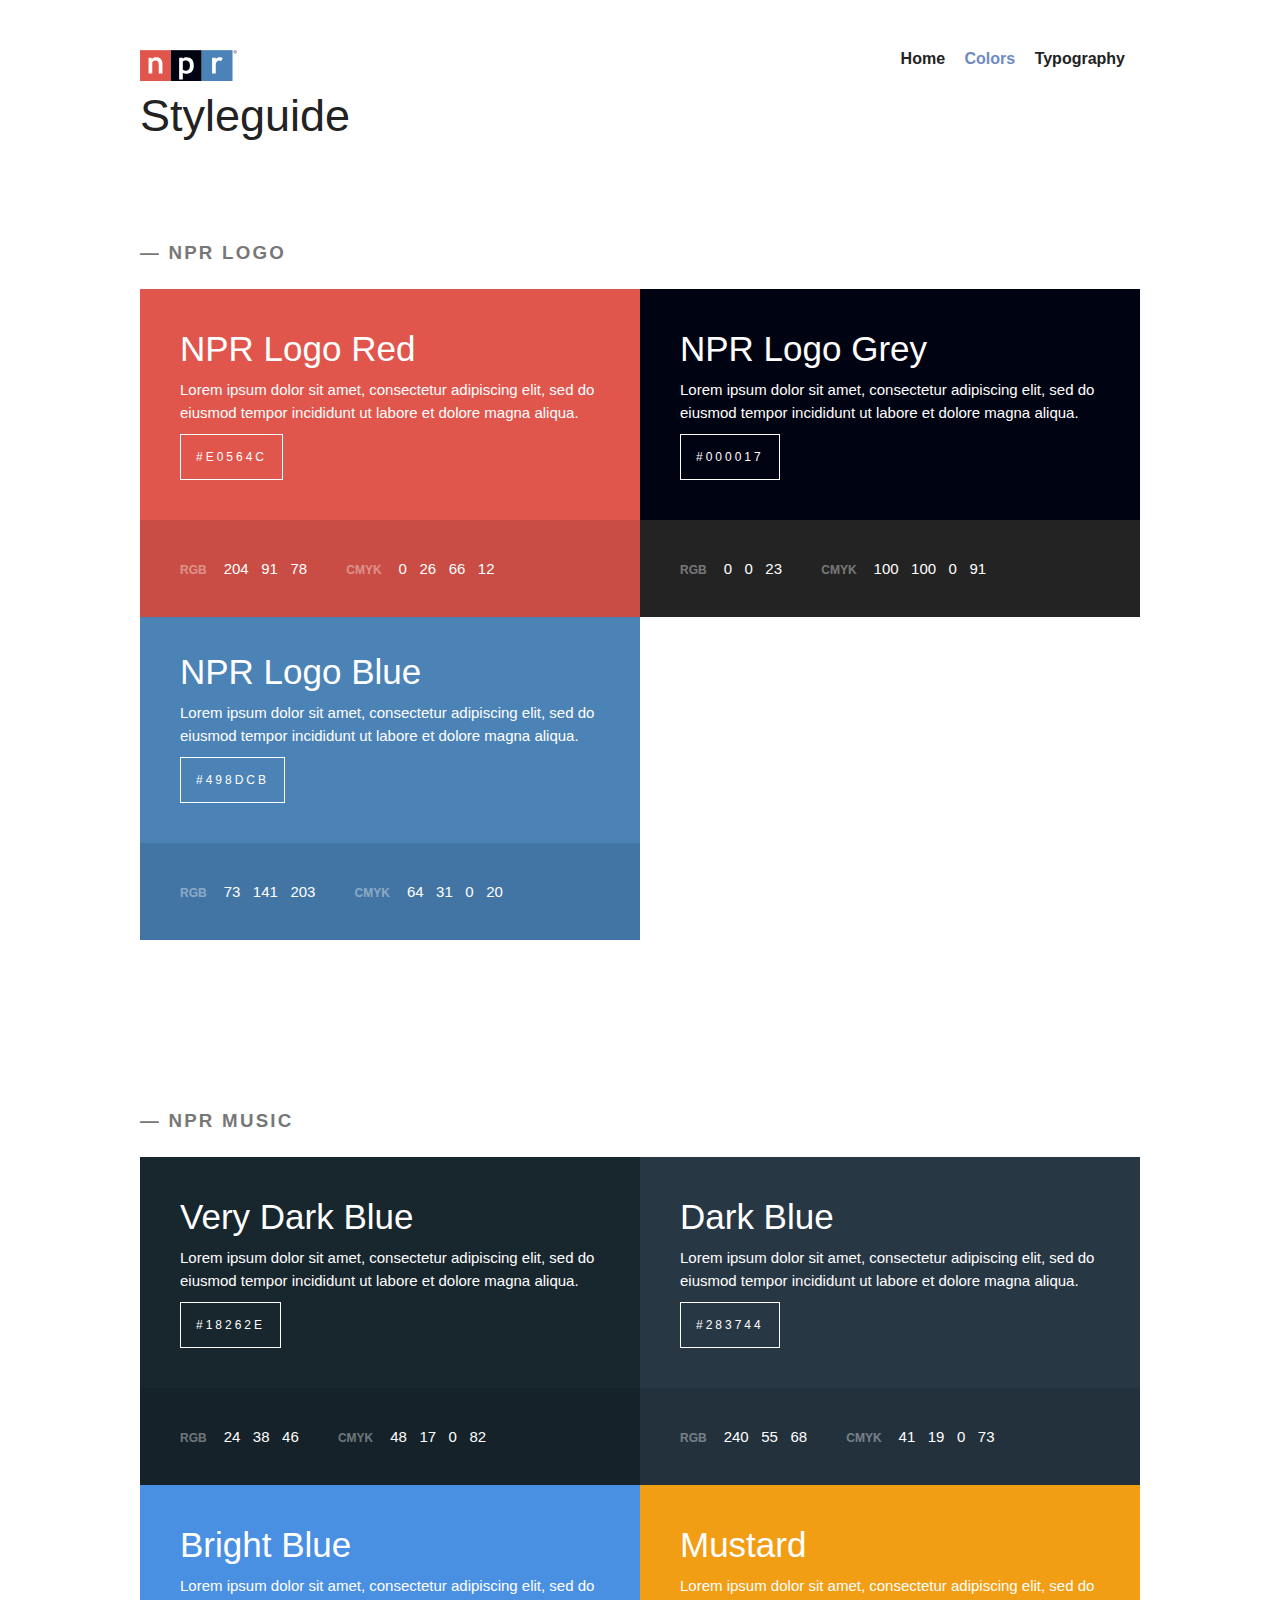
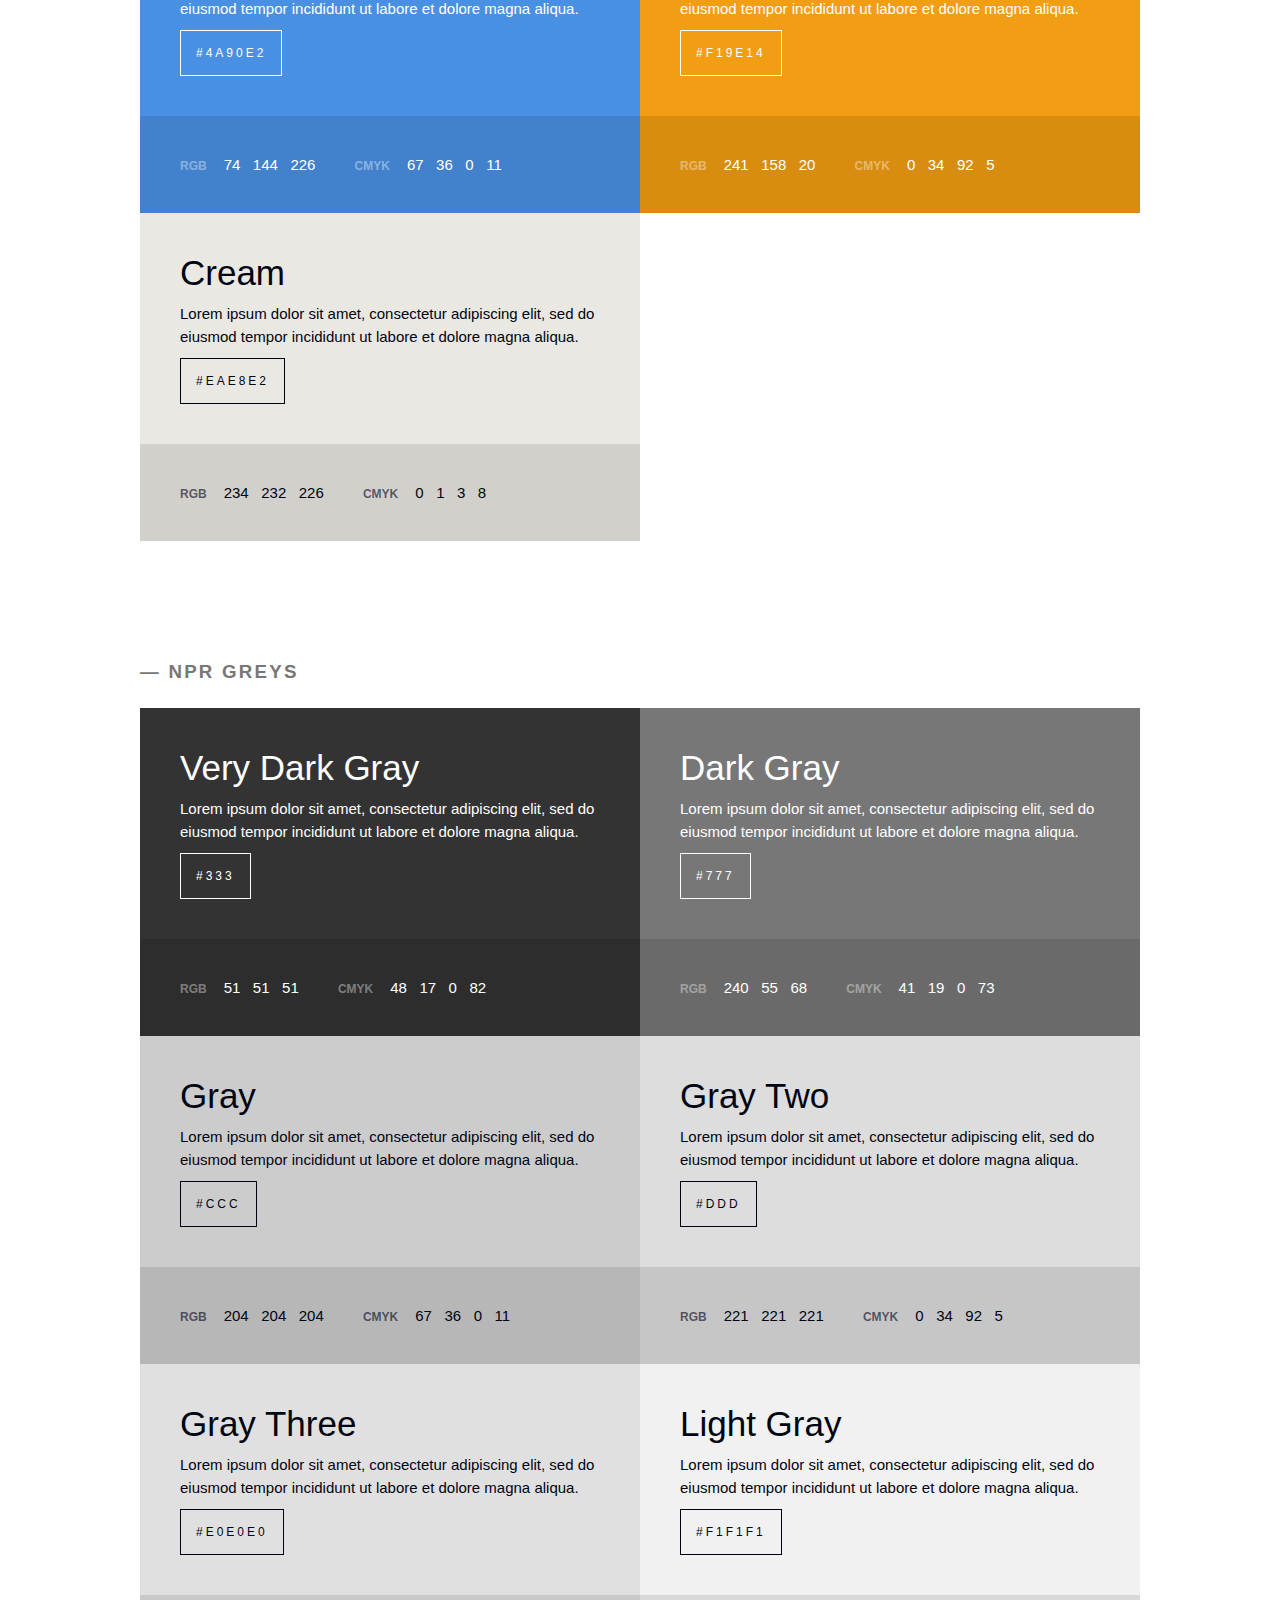
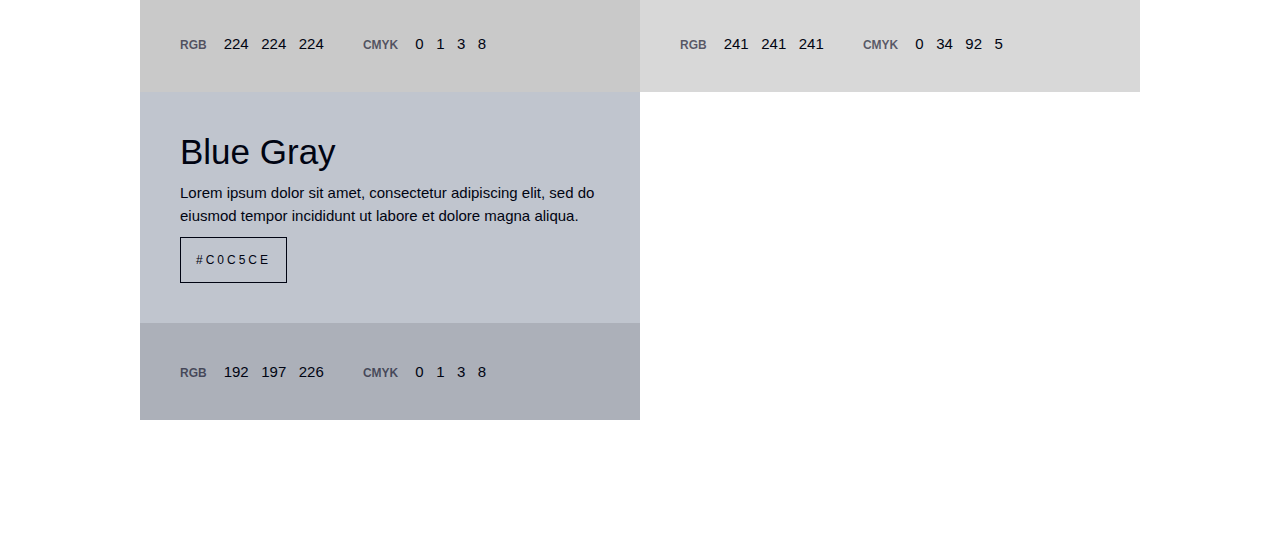
<file: colors.html>
<!DOCTYPE html>

<html lang="en-GB">
<head>
    <meta charset="utf-8">

    <title>NPR Styleguide &mdash; Colors</title>
    <meta content="width=device-width, initial-scale=1.0" name="viewport">
    <meta content="" name="description">
    <meta content="" name="author">
    <meta content="width=device-width, initial-scale=1.0" name="viewport">
    <link href="css/main.css" rel="stylesheet">
    <link href="css/tooltipster.css" rel="stylesheet">
    <link rel="stylesheet" href="http://s.npr.org/templates/css/fonts/GothamSSm.css">
    <link href="img/favicon.ico" rel="shortcut icon">
    <script src="scripts/jquery-1.11.1.js"></script>
    <script src="scripts/jquery.tooltipster.min.js"></script>
    <script src="scripts/ZeroClipboard.js" type="text/javascript"></script>
    
    <script>
    $(document).ready(function() {
            $('.tooltip').tooltipster();
        });

        $.fn.tooltipster('setDefaults', {
    position: 'right'
    });
    </script>

</head>

<body>
    
<div class="content">

    <div class="navigation">
        <ul>
            <a href="index.html"><li>Home</li></a>
            <a class="active" href="colors.html"><li>Colors</li></a>
            <a href="typography.html"><li>Typography</li></a>
        </ul>
        </div>

        <div class="intro">
        
            <a href="index.html"><img src="img/NPR-Logo.svg">

            <h1>Styleguide</h1>

            </a>

        </div>

        </div>

    <div class="colors">
        <h3>&mdash; NPR Logo</h3>

        <!--RED-->

        <div class="npr-red">
            <div class="color-content">
                <h2 class="color-title">NPR Logo Red</h2>

                <p class="color-desc">Lorem ipsum dolor sit amet, consectetur
                adipiscing elit, sed do eiusmod tempor incididunt ut labore et
                dolore magna aliqua.</p>

                <form>
                    <input class="tooltip copy-red" id="d_clip_button" title="Click to Copy" type="button" value="#E0564C">
                </form>
            </div>

            <div class="values">
                <div class="color-content">
                    <div class="color-desc">
                        <span class="value-title">RGB</span><span class="numbers">204&nbsp;&nbsp;&nbsp;91&nbsp;&nbsp;&nbsp;78</span>
                        
                        <span class="value-title">CMYK</span><span class="numbers">0&nbsp;&nbsp;&nbsp;26&nbsp;&nbsp;&nbsp;66&nbsp;&nbsp;&nbsp;12</span>
                    </div>
                </div>
            </div>
        </div>

        <!--GREY-->

        <div class="npr-grey">
            <div class="color-content">
                <h2 class="color-title">NPR Logo Grey</h2>

                <p class="color-desc">Lorem ipsum dolor sit amet, consectetur
                adipiscing elit, sed do eiusmod tempor incididunt ut labore et
                dolore magna aliqua.</p>

                <form>
                    <input class="tooltip copy-red" title="Click to Copy" type=
                    "submit" value="#000017">
                </form>
            </div>

            <div class="values-dark">
                <div class="color-content">
                    <div class="color-desc">
                        <span class="value-title">RGB</span><span class="numbers">0&nbsp;&nbsp;&nbsp;0&nbsp;&nbsp;&nbsp;23</span>

                        <span class="value-title">CMYK</span><span class="numbers">100&nbsp;&nbsp;&nbsp;100&nbsp;&nbsp;&nbsp;0&nbsp;&nbsp;&nbsp;91</span>
                    </div>
                </div>
            </div>
        </div>

        <!--BLUE-->

        <div class="npr-blue">
            <div class="color-content">
                <h2 class="color-title">NPR Logo Blue</h2>

                <p class="color-desc">Lorem ipsum dolor sit amet, consectetur
                adipiscing elit, sed do eiusmod tempor incididunt ut labore et
                dolore magna aliqua.</p>

                <form action="#">
                    <input class="tooltip copy-red" title="Click to Copy" type=
                    "submit" value="#498DCB">
                </form>
            </div>

            <div class="values">
                <div class="color-content">
                    <div class="color-desc">
                        <span class="value-title">RGB</span><span class="numbers">73&nbsp;&nbsp;&nbsp;141&nbsp;&nbsp;&nbsp;203</span>

                        <span class="value-title">CMYK</span><span class="numbers">64&nbsp;&nbsp;&nbsp;31&nbsp;&nbsp;&nbsp;0&nbsp;&nbsp;&nbsp;20</span>
                    </div>
                </div>
            </div>
        </div>
    </div>

    <div class="clear"></div>

    <div class="colors">
        <h3>&mdash; NPR Music</h3>

        <!--VERY DARK BLUE-->

        <div class="npr-music-verydarkblue">
            <div class="color-content">
                <h2 class="color-title">Very Dark Blue</h2>

                <p class="color-desc">Lorem ipsum dolor sit amet, consectetur
                adipiscing elit, sed do eiusmod tempor incididunt ut labore et
                dolore magna aliqua.</p>

                <form>
                    <input class="tooltip copy-red" id="d_clip_button" title="Click to Copy" type="button" value="#18262E">
                </form>
            </div>

            <div class="values">
                <div class="color-content">
                    <div class="color-desc">
                        <span class="value-title">RGB</span><span class="numbers">24&nbsp;&nbsp;&nbsp;38&nbsp;&nbsp;&nbsp;46</span>

                        <span class="value-title">CMYK</span><span class="numbers">48&nbsp;&nbsp;&nbsp;17&nbsp;&nbsp;&nbsp;0&nbsp;&nbsp;&nbsp;82</span>
                    </div>
                </div>
            </div>
        </div>

        <!--DARK BLUE-->

        <div class="npr-music-darkblue">
            <div class="color-content">
                <h2 class="color-title">Dark Blue</h2>

                <p class="color-desc">Lorem ipsum dolor sit amet, consectetur
                adipiscing elit, sed do eiusmod tempor incididunt ut labore et
                dolore magna aliqua.</p>

                <form>
                    <input class="tooltip copy-red" title="Click to Copy" type="submit" value="#283744">
                </form>
            </div>

            <div class="values">
                <div class="color-content">
                    <div class="color-desc">
                        <span class="value-title">RGB</span><span class="numbers">240&nbsp;&nbsp;&nbsp;55&nbsp;&nbsp;&nbsp;68</span>

                        <span class="value-title">CMYK</span><span class="numbers">41&nbsp;&nbsp;&nbsp;19&nbsp;&nbsp;&nbsp;0&nbsp;&nbsp;&nbsp;73</span>
                    </div>
                </div>
            </div>
        </div>

        <!--MUSTARD-->

        <div class="npr-music-mustard">
            <div class="color-content">
                <h2 class="color-title">Mustard</h2>

                <p class="color-desc">Lorem ipsum dolor sit amet, consectetur
                adipiscing elit, sed do eiusmod tempor incididunt ut labore et
                dolore magna aliqua.</p>

                <form>
                    <input class="tooltip copy-red" title="Click to Copy" type="submit" value="#f19e14">
                </form>
            </div>

            <div class="values">
                <div class="color-content">
                    <div class="color-desc">
                        <span class="value-title">RGB</span><span class="numbers">241&nbsp;&nbsp;&nbsp;158&nbsp;&nbsp;&nbsp;20</span>

                        <span class="value-title">CMYK</span><span class="numbers">0&nbsp;&nbsp;&nbsp;34&nbsp;&nbsp;&nbsp;92&nbsp;&nbsp;&nbsp;5</span>
                    </div>
                </div>
            </div>
        </div>

        <!--BRIGHT BLUE-->

        <div class="npr-music-brightblue">
            <div class="color-content">
                <h2 class="color-title">Bright Blue</h2>

                <p class="color-desc">Lorem ipsum dolor sit amet, consectetur
                adipiscing elit, sed do eiusmod tempor incididunt ut labore et
                dolore magna aliqua.</p>

                <form action="#">
                    <input class="tooltip copy-red" title="Click to Copy" type="submit" value="#4A90E2">
                </form>
            </div>

            <div class="values">
                <div class="color-content">
                    <div class="color-desc">
                        <span class="value-title">RGB</span><span class="numbers">74&nbsp;&nbsp;&nbsp;144&nbsp;&nbsp;&nbsp;226</span>

                        <span class="value-title">CMYK</span><span class="numbers">67&nbsp;&nbsp;&nbsp;36&nbsp;&nbsp;&nbsp;0&nbsp;&nbsp;&nbsp;11</span>
                    </div>
                </div>
            </div>
        </div>

         <!--CREAM-->

        <div class="npr-music-cream">
            <div class="color-content">
                <h2 class="color-title light">Cream</h2>

                <p class="color-desc light">Lorem ipsum dolor sit amet, consectetur
                adipiscing elit, sed do eiusmod tempor incididunt ut labore et
                dolore magna aliqua.</p>

                <form action="#">
                    <input class="tooltip copy-button-light" title="Click to Copy" type="submit" value="#eae8e2">
                </form>
            </div>

            <div class="values">
                <div class="color-content">
                    <div class="color-desc light">
                        <span class="value-title-light">RGB</span><span class="numbers">234&nbsp;&nbsp;&nbsp;232&nbsp;&nbsp;&nbsp;226</span>

                        <span class="value-title-light">CMYK</span><span class="numbers">0&nbsp;&nbsp;&nbsp;1&nbsp;&nbsp;&nbsp;3&nbsp;&nbsp;&nbsp;8</span>
                    </div>
                </div>
            </div>
        </div>
    </div>

        <div class="colors">
        <h3>&mdash; NPR Greys</h3>

        <!--VERY DARK GRAY-->

        <div class="npr-grays-verydarkgray">
            <div class="color-content">
                <h2 class="color-title">Very Dark Gray</h2>

                <p class="color-desc">Lorem ipsum dolor sit amet, consectetur
                adipiscing elit, sed do eiusmod tempor incididunt ut labore et
                dolore magna aliqua.</p>

                <form>
                    <input class="tooltip copy-red" id="d_clip_button" title="Click to Copy" type="button" value="#333">
                </form>
            </div>

            <div class="values">
                <div class="color-content">
                    <div class="color-desc">
                        <span class="value-title">RGB</span><span class="numbers">51&nbsp;&nbsp;&nbsp;51&nbsp;&nbsp;&nbsp;51</span>

                        <span class="value-title">CMYK</span><span class="numbers">48&nbsp;&nbsp;&nbsp;17&nbsp;&nbsp;&nbsp;0&nbsp;&nbsp;&nbsp;82</span>
                    </div>
                </div>
            </div>
        </div>

        <!--DARK GRAY-->

        <div class="npr-grays-darkgray">
            <div class="color-content">
                <h2 class="color-title">Dark Gray</h2>

                <p class="color-desc">Lorem ipsum dolor sit amet, consectetur
                adipiscing elit, sed do eiusmod tempor incididunt ut labore et
                dolore magna aliqua.</p>

                <form>
                    <input class="tooltip copy-red" title="Click to Copy" type="submit" value="#777">
                </form>
            </div>

            <div class="values">
                <div class="color-content">
                    <div class="color-desc">
                        <span class="value-title">RGB</span><span class="numbers">240&nbsp;&nbsp;&nbsp;55&nbsp;&nbsp;&nbsp;68</span>

                        <span class="value-title">CMYK</span><span class="numbers">41&nbsp;&nbsp;&nbsp;19&nbsp;&nbsp;&nbsp;0&nbsp;&nbsp;&nbsp;73</span>
                    </div>
                </div>
            </div>
        </div>

        <!--GRAY TWO-->

        <div class="npr-grays-graytwo">
            <div class="color-content">
                <h2 class="color-title-light">Gray Two</h2>

                <p class="color-desc-light">Lorem ipsum dolor sit amet, consectetur
                adipiscing elit, sed do eiusmod tempor incididunt ut labore et
                dolore magna aliqua.</p>

                <form>
                    <input class="tooltip copy-button-light" title="Click to Copy" type="submit" value="#ddd">
                </form>
            </div>

            <div class="values">
                <div class="color-content">
                    <div class="color-desc-light">
                        <span class="value-title-light">RGB</span><span class="numbers">221&nbsp;&nbsp;&nbsp;221&nbsp;&nbsp;&nbsp;221</span>

                        <span class="value-title-light">CMYK</span><span class="numbers">0&nbsp;&nbsp;&nbsp;34&nbsp;&nbsp;&nbsp;92&nbsp;&nbsp;&nbsp;5</span>
                    </div>
                </div>
            </div>
        </div>

        <!--GRAY-->

        <div class="npr-grays-gray">
            <div class="color-content">
                <h2 class="color-title-light">Gray</h2>

                <p class="color-desc-light">Lorem ipsum dolor sit amet, consectetur
                adipiscing elit, sed do eiusmod tempor incididunt ut labore et
                dolore magna aliqua.</p>

                <form action="#">
                    <input class="tooltip copy-button-light" title="Click to Copy" type="submit" value="#ccc">
                </form>
            </div>

            <div class="values">
                <div class="color-content">
                    <div class="color-desc-light">
                        <span class="value-title-light">RGB</span><span class="numbers">204&nbsp;&nbsp;&nbsp;204&nbsp;&nbsp;&nbsp;204</span>

                        <span class="value-title-light">CMYK</span><span class="numbers">67&nbsp;&nbsp;&nbsp;36&nbsp;&nbsp;&nbsp;0&nbsp;&nbsp;&nbsp;11</span>
                    </div>
                </div>
            </div>
        </div>

      <!--LIGHT GRAY-->

        <div class="npr-grays-lightgray">
            <div class="color-content">
                <h2 class="color-title-light">Light Gray</h2>

                <p class="color-desc-light">Lorem ipsum dolor sit amet, consectetur
                adipiscing elit, sed do eiusmod tempor incididunt ut labore et
                dolore magna aliqua.</p>

                <form>
                    <input class="tooltip copy-button-light" title="Click to Copy" type="submit" value="#f1f1f1">
                </form>
            </div>

            <div class="values">
                <div class="color-content">
                    <div class="color-desc-light">
                        <span class="value-title-light">RGB</span><span class="numbers">241&nbsp;&nbsp;&nbsp;241&nbsp;&nbsp;&nbsp;241</span>

                        <span class="value-title-light">CMYK</span><span class="numbers">0&nbsp;&nbsp;&nbsp;34&nbsp;&nbsp;&nbsp;92&nbsp;&nbsp;&nbsp;5</span>
                    </div>
                </div>
            </div>
        </div>

         <!--GRAY THREE-->

        <div class="npr-grays-graythree">
            <div class="color-content">
                <h2 class="color-title light">Gray Three</h2>

                <p class="color-desc light">Lorem ipsum dolor sit amet, consectetur
                adipiscing elit, sed do eiusmod tempor incididunt ut labore et
                dolore magna aliqua.</p>

                <form action="#">
                    <input class="tooltip copy-button-light" title="Click to Copy" type="submit" value="#e0e0e0">
                </form>
            </div>

            <div class="values">
                <div class="color-content">
                    <div class="color-desc light">
                        <span class="value-title-light">RGB</span><span class="numbers">224&nbsp;&nbsp;&nbsp;224&nbsp;&nbsp;&nbsp;224</span>

                        <span class="value-title-light">CMYK</span><span class="numbers">0&nbsp;&nbsp;&nbsp;1&nbsp;&nbsp;&nbsp;3&nbsp;&nbsp;&nbsp;8</span>
                    </div>
                </div>
            </div>
        </div>

     <!--BLUE GREY-->

        <div class="npr-grays-bluegray">
            <div class="color-content">
                <h2 class="color-title light">Blue Gray</h2>

                <p class="color-desc light">Lorem ipsum dolor sit amet, consectetur
                adipiscing elit, sed do eiusmod tempor incididunt ut labore et
                dolore magna aliqua.</p>

                <form action="#">
                    <input class="tooltip copy-button-light" title="Click to Copy" type="submit" value="#c0c5ce">
                </form>
            </div>

            <div class="values">
                <div class="color-content">
                    <div class="color-desc light">
                        <span class="value-title-light">RGB</span><span class="numbers">192&nbsp;&nbsp;&nbsp;197&nbsp;&nbsp;&nbsp;226</span>

                        <span class="value-title-light">CMYK</span><span class="numbers">0&nbsp;&nbsp;&nbsp;1&nbsp;&nbsp;&nbsp;3&nbsp;&nbsp;&nbsp;8</span>
                    </div>
                </div>
            </div>
        </div>


    </div>


    <script>

    $(document).ready(function() {

    var clip = new ZeroClipboard($("#d_clip_button"));
    var myTextToCopy = "#E0564C";
    clip.setText( myTextToCopy );
    clip.glue( 'd_clip_button' );

    clip.on("ready", function() {
    debugstr("Flash movie loaded and ready.");

    this.on("aftercopy", function(event) {
      debugstr("Copied text to clipboard: " + event.data["text/plain"]);
    });
    });

    clip.on("error", function(event) {
    $(".demo-area").hide();
    debugstr('error[name="' + event.name + '"]: ' + event.message);
    ZeroClipboard.destroy();
    });

    });

    </script>

</body>
</html>
</file>
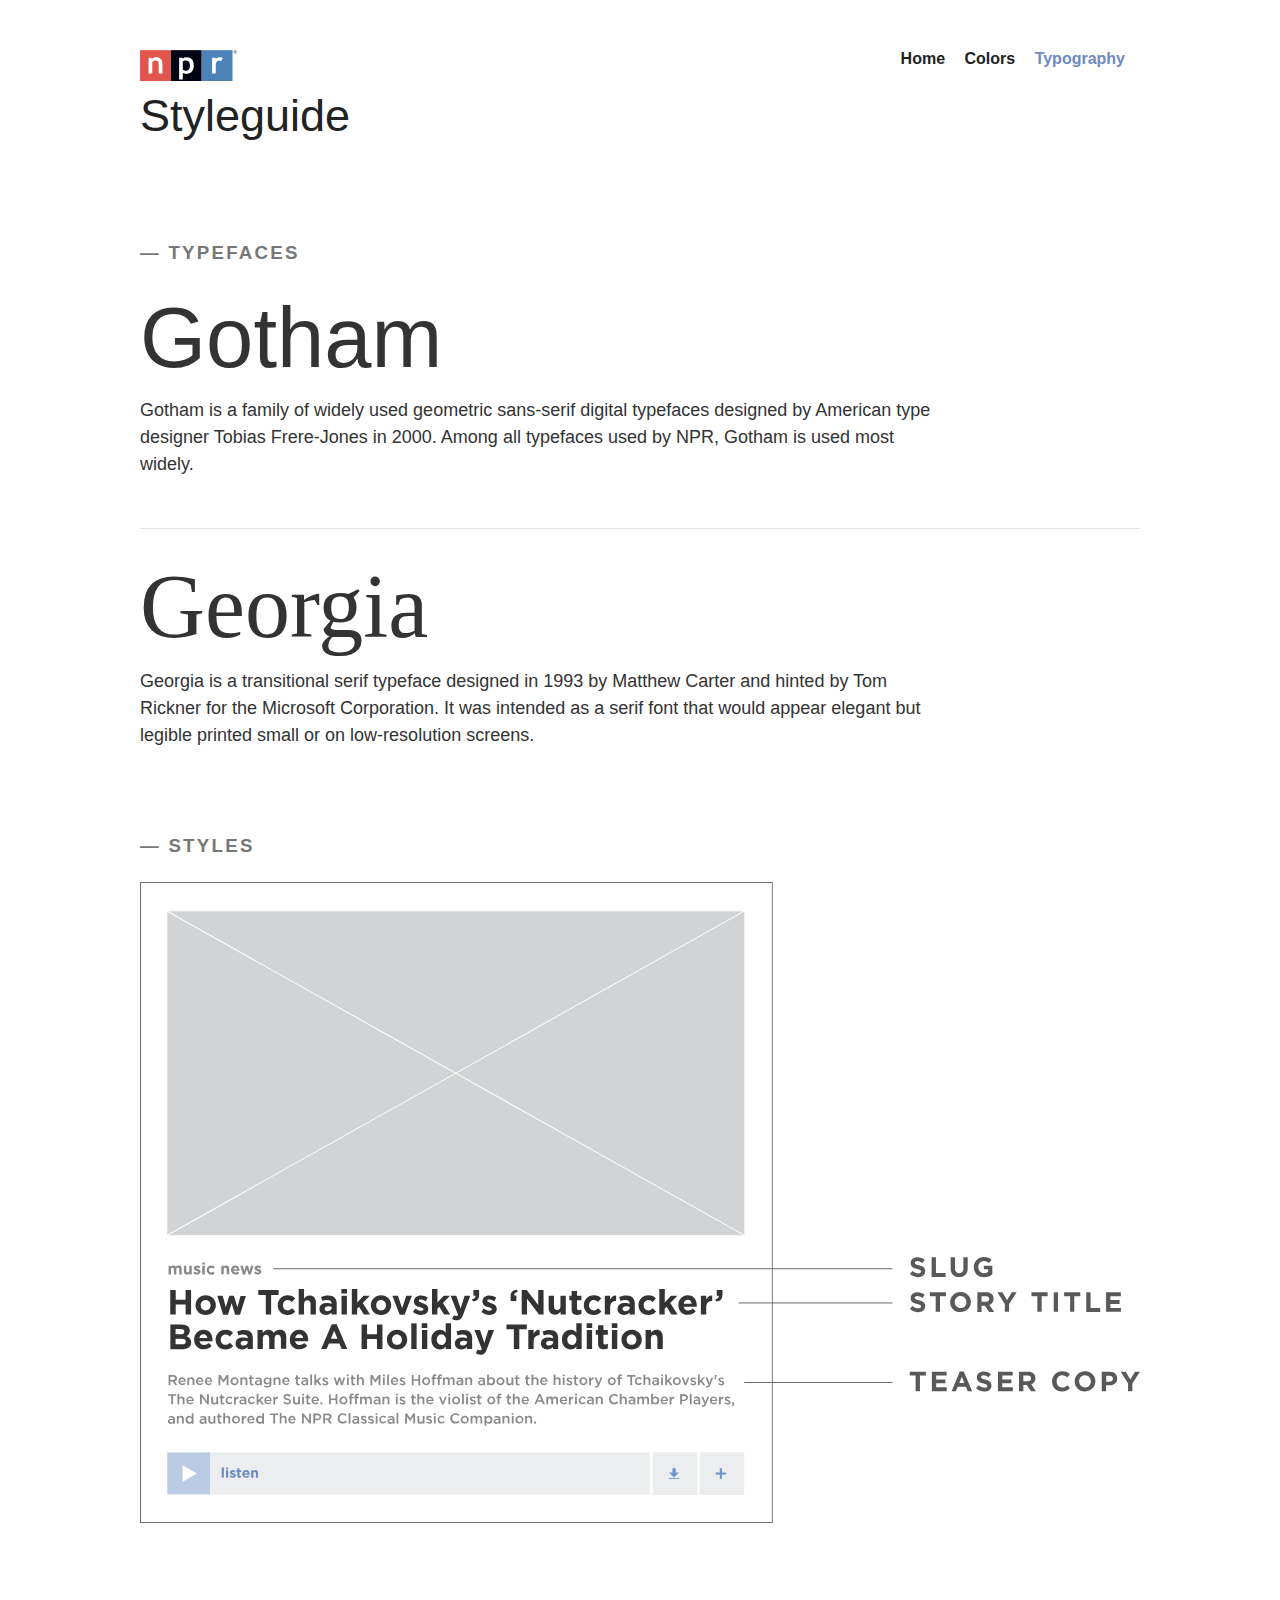
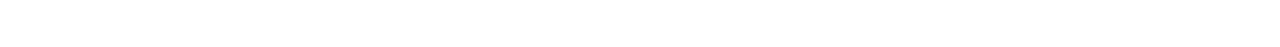
<file: typography.html>
<!DOCTYPE html>

<html lang="en-GB">
<head>
    <meta charset="utf-8">

    <title>NPR Styleguide &mdash; Typography</title>
    <meta content="width=device-width, initial-scale=1.0" name="viewport">
    <meta content="" name="description">
    <meta content="" name="author">
    <meta content="width=device-width, initial-scale=1.0" name="viewport">
    <link href="css/main.css" rel="stylesheet">
    <link href="css/tooltipster.css" rel="stylesheet">
    <link rel="stylesheet" href="http://s.npr.org/templates/css/fonts/GothamSSm.css">
    <link href="img/favicon.ico" rel="shortcut icon">
    <script src="scripts/jquery-1.11.1.js"></script>
    <script src="scripts/jquery.tooltipster.min.js"></script>
    <script src="scripts/ZeroClipboard.js" type="text/javascript"></script>
    
    <script>
    $(document).ready(function() {
            $('.tooltip').tooltipster();
        });

        $.fn.tooltipster('setDefaults', {
    position: 'right'
    });
    </script>

</head>

<body>
    
<div class="content">

    <div class="navigation">
        <ul>
            <a href="index.html"><li>Home</li></a>
            <a href="colors.html"><li>Colors</li></a>
            <a class="active" href="typography.html"><li>Typography</li></a>
        </ul>
        </div>

        <div class="intro">
        
            <a href="index.html"><img src="img/NPR-Logo.svg">

            <h1>Styleguide</h1>

            </a>

        </div>

        </div>

        <div class="colors">
        <h3>&mdash; Typefaces</h3>

        <div class="type-example">
        <span class="gotham">Gotham</span>
        <p>Gotham is a family of widely used geometric sans-serif digital typefaces designed by American type designer Tobias Frere-Jones in 2000. Among all typefaces used by NPR, Gotham is used most widely.</p>
        </div>

        <hr>

        <div class="type-example">
        <span class="georgia">Georgia</span>
        <p>Georgia is a transitional serif typeface designed in 1993 by Matthew Carter and hinted by Tom Rickner for the Microsoft Corporation. It was intended as a serif font that would appear elegant but legible printed small or on low-resolution screens.</p>
        </div>
        <br><br>
        <h3>&mdash; Styles</h3>

        <img class="story-wrapper-img" src="img/story-wrapper.svg">

    </div>


    <script>

    $(document).ready(function() {

    var clip = new ZeroClipboard($("#d_clip_button"));
    var myTextToCopy = "#E0564C";
    clip.setText( myTextToCopy );
    clip.glue( 'd_clip_button' );

    clip.on("ready", function() {
    debugstr("Flash movie loaded and ready.");

    this.on("aftercopy", function(event) {
      debugstr("Copied text to clipboard: " + event.data["text/plain"]);
    });
    });

    clip.on("error", function(event) {
    $(".demo-area").hide();
    debugstr('error[name="' + event.name + '"]: ' + event.message);
    ZeroClipboard.destroy();
    });

    });

    </script>

</body>
</html>
</file>
<file: css/main.css>
body {
	font-family: "Gotham SSm", Helvetica, Arial, sans-serif;
	background-color: #fff;
	color: #333;
	max-width: 1100px;
	margin: 0 auto;
}

h1 { 
	margin: 5px 0 5px 0;
	font-size: 45px;
	font-weight: 400;
}

h2 { 
	font-size: 35px;
	margin: 0;
	padding: 0; 
	font-weight: 700;
}

.color-title {
	color: #fff;
	font-weight: 400;
}

.color-title-light {
	color: #000412;
	font-weight: 400;
}

h3 { 
	margin: 0 0 25px 0;
	text-transform: uppercase;
	letter-spacing: .12em;
	color: #777;
}

p {
	font-style: Georgia;
	font-size: 18px;
	margin: 10px 0;
}

a { 
	color:#222; 
	font-weight: bold; 
	text-decoration: none;
}

a:hover { 
	color: #6d8ac4; 
	font-weight: bold; 
}

p {
	line-height: 1.5em;
}

hr {
    border: 0;
    height: 0;
    border-top: 1px solid rgba(0, 0, 0, 0.1);
    border-bottom: 1px solid rgba(255, 255, 255, 0.3);
}

ul {
    list-style-type: none;
    margin: 0;
    padding: 0;

}

li {
	display: inline;
	margin: 0 15px 0 0;
}

.navigation {
	float: right;
}

.active {
	color: #6d8ac4;
}

/*IMAGES*/

.logo {

}

.section-icon {
margin: 0 25px 0 0;
height: 200px;
width: auto;
float: left;
}

.story-wrapper-img {
}

/*LAYOUT*/

.section-wrapper {
margin: 75px 0 0 0;
max-width: 1100px;
}

.section-description {
max-width: 800px;
padding: 30px 0 0 0;

}

.disclaimer {
	padding: 30px 0 0 0;
	max-width: 700px;
}

.section {
	margin: 60px 0 100px 0;
}

.intro {
	width: 30%;
}

.content {
	margin: 50px 50px 100px 50px;
}

.desc {
	width: 500px;
	max-width: 100%;
}

.color-desc {
	color: #fff;
	font-size: 15px;
	width: 100%;
}

.color-desc-light {
	color: #000412;
	font-size: 15px;
	width: 100%;
}

.npr-red {
	background: #E0564C;
	width: 50%;
	float: left;
	margin: 0 0 35px 0;

}

.npr-blue {
	background: #4B83B7;
	width: 50%;
}

.npr-grey {
	background: #000412;
	width: 50%;
	float: right;
}

.npr-music-verydarkblue {
	background: #18262E;
	width: 50%;
	float: left;
	margin: 0 0 40px 0;
}

.npr-music-darkblue {
	background: #283744;
		width: 50%;
	float: right;
}

.npr-music-brightblue {
	background: #4A90E2;
	width: 50%;
}

.npr-music-mustard{
	background: #f19e14;
	width: 50%;
	float: right;
}

.npr-music-cream {
	background: #eae8e2;
	width: 50%;
	color: #000412;
}

.npr-grays-verydarkgray {
	background: #333;
	width: 50%;
	float: left;
}

.npr-grays-darkgray {
	background: #777;
	width: 50%;
	float: right;
}

.npr-grays-gray{
	background: #ccc;
	width: 50%;
	float: right;

}

.npr-grays-graytwo{
	background: #ddd;
	width: 50%;
	float: right;
}

.npr-grays-graythree {
	background: #e0e0e0;
	width: 50%;
	float: left;
	color: #000412;
	margin: 0 0 40px 0;
}

.npr-grays-lightgray{
	background: #f1f1f1;
	width: 50%;
	float: right;
}

.npr-grays-bluegray {
	background: #c0c5ce;
	width: 50%;
	color: #000412;
}

.values {
	background: rgba(0, 0, 0, 0.1);
	width: 100%;

}

.values-dark {
	background: rgba(35, 35, 35, 1);
}

.color-content {
	padding: 40px;
}

.colors {
	margin: 50px 50px 120px 50px;
}

.light {
	color: #000412;
}

.clear {
	clear: both;
}

.value-title {
	padding: 0 17px 0 0;
	font-weight: bold;
	color: rgba(255, 255, 255, 0.4);
	font-size: 12px;
}

.value-title-light {
	padding: 0 17px 0 0;
	font-weight: bold;
	color: rgba(0, 0, 23, 0.6);
	font-size: 12px;
}

.numbers {
	padding: 0 35px 0 0;
}

.gotham {
	font-family: "Gotham SSm", Helvetica, Arial, sans-serif;
	font-weight: 400;
	font-size: 85px;
}

.georgia {
	font-family: georgia;
	font-weight: 400;
	font-size: 90px;
}

.type-example {
	max-width: 800px;
	margin: 25px 0 50px 0;
}

/*BUTTONS*/

.copy-red {
	border: 1px #fff solid;
	background: none;
	padding: 15px 15px;
	font-size: 12px;
	color: #fff;
	font-family: "Gotham SSm", Helvetica, Arial, sans-serif;
	text-transform: uppercase;
	letter-spacing: .25em;
	outline: none;
}

.copy-button-light {
	border: 1px #000412 solid;
	background: none;
	padding: 15px 15px;
	font-size: 12px;
	color: #000412;
	font-family: "Gotham SSm", Helvetica, Arial, sans-serif;
	text-transform: uppercase;
	letter-spacing: .25em;
	outline: none;
}

/* Responsive */


@media screen and (max-width: 750px) {

.content {
	margin: 50px 25px 100px 25px;
	text-align: center;
}

.section-icon {
margin: 0 auto;
height: 150px;
width: auto;
float: none;
}

.npr-red {
	float: none;
	width: 100%;
	margin-bottom: 20px;

}

.npr-blue {
	float: none;
	width: 100%;
	margin-bottom: 20px;
}

.npr-grey {
	float: none;
	width: 100%;
	margin-bottom: 20px;
}

.npr-music-verydarkblue {
	float: none;
	width: 100%;
	margin-bottom: 0;
	margin-bottom: 20px;
}

.npr-music-darkblue {
	float: none;
	width: 100%;
	margin-bottom: 20px;
}

.npr-music-brightblue {
	float: none;
	width: 100%;
	margin-bottom: 20px;
}

.npr-music-mustard{
	float: none;
	width: 100%;
	margin-bottom: 20px;
}

.npr-music-cream {
	float: none;
	width: 100%;
	margin-bottom: 20px;
}

.npr-grays-verydarkgray {
	float: none;
	width: 100%;
	margin-bottom: 20px;
}

.npr-grays-darkgray {
	float: none;
	width: 100%;
	margin-bottom: 20px;
}

.npr-grays-graytwo {
	float: none;
	width: 100%;
	margin-bottom: 20px;
}

.npr-grays-gray{
	float: none;
	width: 100%;
	margin-bottom: 20px;
}

.npr-grays-graythree {
	float: none;
	width: 100%;
	margin-bottom: 20px;
}

.npr-grays-lightgray {
	float: none;
	width: 100%;
	margin-bottom: 20px;
}

.npr-grays-bluegray {
	float: none;
	width: 100%;
}

.colors {
	margin: 20px 20px 70px 20px;
}

.intro {
	margin: 20px 20px 70px 20px;
}

.values {
	line-height: 1.5em;
}

.values-dark {
	line-height: 1.5em;
}

}
</file>
<file: css/tooltipster.css>
/* This is the default Tooltipster theme (feel free to modify or duplicate and create multiple themes!): */
.tooltipster-default {
	background: #fff;
	color: #000412;
}

/* Use this next selector to style things like font-size and line-height: */
.tooltipster-default .tooltipster-content {
	font-family: Arial, sans-serif;
	font-family: "Gotham SSm", Helvetica, Arial, sans-serif;
	text-transform: uppercase;
	letter-spacing: .25em;
	font-size: 12px;
	line-height: 16px;
	padding: 15px 17px;
	overflow: hidden;
}

/* This next selector defines the color of the border on the outside of the arrow. This will automatically match the color and size of the border set on the main tooltip styles. Set display: none; if you would like a border around the tooltip but no border around the arrow */
.tooltipster-default .tooltipster-arrow .tooltipster-arrow-border {
	/* border-color: ... !important; */
}


/* If you're using the icon option, use this next selector to style them */
.tooltipster-icon {
	cursor: help;
	margin-left: 4px;
}








/* This is the base styling required to make all Tooltipsters work */
.tooltipster-base {
	padding: 0;
	font-size: 0;
	line-height: 0;
	position: absolute;
	left: 0;
	top: 0;
	z-index: 9999999;
	pointer-events: none;
	width: auto;
	overflow: visible;
}
.tooltipster-base .tooltipster-content {
	overflow: hidden;
}


/* These next classes handle the styles for the little arrow attached to the tooltip. By default, the arrow will inherit the same colors and border as what is set on the main tooltip itself. */
.tooltipster-arrow {
	display: block;
	text-align: center;
	width: 100%;
	height: 100%;
	position: absolute;
	top: 0;
	left: 0;
	z-index: -1;
}
.tooltipster-arrow span, .tooltipster-arrow-border {
	display: block;
	width: 0; 
	height: 0;
	position: absolute;
}
.tooltipster-arrow-top span, .tooltipster-arrow-top-right span, .tooltipster-arrow-top-left span {
	border-left: 8px solid transparent !important;
	border-right: 8px solid transparent !important;
	border-top: 8px solid;
	bottom: -7px;
}
.tooltipster-arrow-top .tooltipster-arrow-border, .tooltipster-arrow-top-right .tooltipster-arrow-border, .tooltipster-arrow-top-left .tooltipster-arrow-border {
	border-left: 9px solid transparent !important;
	border-right: 9px solid transparent !important;
	border-top: 9px solid;
	bottom: -7px;
}

.tooltipster-arrow-bottom span, .tooltipster-arrow-bottom-right span, .tooltipster-arrow-bottom-left span {
	border-left: 8px solid transparent !important;
	border-right: 8px solid transparent !important;
	border-bottom: 8px solid;
	top: -7px;
}
.tooltipster-arrow-bottom .tooltipster-arrow-border, .tooltipster-arrow-bottom-right .tooltipster-arrow-border, .tooltipster-arrow-bottom-left .tooltipster-arrow-border {
	border-left: 9px solid transparent !important;
	border-right: 9px solid transparent !important;
	border-bottom: 9px solid;
	top: -7px;
}
.tooltipster-arrow-top span, .tooltipster-arrow-top .tooltipster-arrow-border, .tooltipster-arrow-bottom span, .tooltipster-arrow-bottom .tooltipster-arrow-border {
	left: 0;
	right: 0;
	margin: 0 auto;
}
.tooltipster-arrow-top-left span, .tooltipster-arrow-bottom-left span {
	left: 6px;
}
.tooltipster-arrow-top-left .tooltipster-arrow-border, .tooltipster-arrow-bottom-left .tooltipster-arrow-border {
	left: 5px;
}
.tooltipster-arrow-top-right span,  .tooltipster-arrow-bottom-right span {
	right: 6px;
}
.tooltipster-arrow-top-right .tooltipster-arrow-border, .tooltipster-arrow-bottom-right .tooltipster-arrow-border {
	right: 5px;
}
.tooltipster-arrow-left span, .tooltipster-arrow-left .tooltipster-arrow-border {
	border-top: 8px solid transparent !important;
	border-bottom: 8px solid transparent !important; 
	border-left: 8px solid;
	top: 50%;
	margin-top: -7px;
	right: -7px;
}
.tooltipster-arrow-left .tooltipster-arrow-border {
	border-top: 9px solid transparent !important;
	border-bottom: 9px solid transparent !important; 
	border-left: 9px solid;
	margin-top: -8px;
}
.tooltipster-arrow-right span, .tooltipster-arrow-right .tooltipster-arrow-border {
	border-top: 8px solid transparent !important;
	border-bottom: 8px solid transparent !important; 
	border-right: 8px solid;
	top: 50%;
	margin-top: -7px;
	left: -7px;
}
.tooltipster-arrow-right .tooltipster-arrow-border {
	border-top: 9px solid transparent !important;
	border-bottom: 9px solid transparent !important; 
	border-right: 9px solid;
	margin-top: -8px;
}


/* Some CSS magic for the awesome animations - feel free to make your own custom animations and reference it in your Tooltipster settings! */

.tooltipster-fade {
	opacity: 0;
	-webkit-transition-property: opacity;
	-moz-transition-property: opacity;
	-o-transition-property: opacity;
	-ms-transition-property: opacity;
	transition-property: opacity;
}
.tooltipster-fade-show {
	opacity: 1;
}

.tooltipster-grow {
	-webkit-transform: scale(0,0);
	-moz-transform: scale(0,0);
	-o-transform: scale(0,0);
	-ms-transform: scale(0,0);
	transform: scale(0,0);
	-webkit-transition-property: -webkit-transform;
	-moz-transition-property: -moz-transform;
	-o-transition-property: -o-transform;
	-ms-transition-property: -ms-transform;
	transition-property: transform;
	-webkit-backface-visibility: hidden;
}
.tooltipster-grow-show {
	-webkit-transform: scale(1,1);
	-moz-transform: scale(1,1);
	-o-transform: scale(1,1);
	-ms-transform: scale(1,1);
	transform: scale(1,1);
	-webkit-transition-timing-function: cubic-bezier(0.175, 0.885, 0.320, 1);
	-webkit-transition-timing-function: cubic-bezier(0.175, 0.885, 0.320, 1.15); 
	-moz-transition-timing-function: cubic-bezier(0.175, 0.885, 0.320, 1.15); 
	-ms-transition-timing-function: cubic-bezier(0.175, 0.885, 0.320, 1.15); 
	-o-transition-timing-function: cubic-bezier(0.175, 0.885, 0.320, 1.15); 
	transition-timing-function: cubic-bezier(0.175, 0.885, 0.320, 1.15);
}

.tooltipster-swing {
	opacity: 0;
	-webkit-transform: rotateZ(4deg);
	-moz-transform: rotateZ(4deg);
	-o-transform: rotateZ(4deg);
	-ms-transform: rotateZ(4deg);
	transform: rotateZ(4deg);
	-webkit-transition-property: -webkit-transform, opacity;
	-moz-transition-property: -moz-transform;
	-o-transition-property: -o-transform;
	-ms-transition-property: -ms-transform;
	transition-property: transform;
}
.tooltipster-swing-show {
	opacity: 1;
	-webkit-transform: rotateZ(0deg);
	-moz-transform: rotateZ(0deg);
	-o-transform: rotateZ(0deg);
	-ms-transform: rotateZ(0deg);
	transform: rotateZ(0deg);
	-webkit-transition-timing-function: cubic-bezier(0.230, 0.635, 0.495, 1);
	-webkit-transition-timing-function: cubic-bezier(0.230, 0.635, 0.495, 2.4); 
	-moz-transition-timing-function: cubic-bezier(0.230, 0.635, 0.495, 2.4); 
	-ms-transition-timing-function: cubic-bezier(0.230, 0.635, 0.495, 2.4); 
	-o-transition-timing-function: cubic-bezier(0.230, 0.635, 0.495, 2.4); 
	transition-timing-function: cubic-bezier(0.230, 0.635, 0.495, 2.4);
}

.tooltipster-fall {
	top: 0;
	-webkit-transition-property: top;
	-moz-transition-property: top;
	-o-transition-property: top;
	-ms-transition-property: top;
	transition-property: top;
	-webkit-transition-timing-function: cubic-bezier(0.175, 0.885, 0.320, 1);
	-webkit-transition-timing-function: cubic-bezier(0.175, 0.885, 0.320, 1.15); 
	-moz-transition-timing-function: cubic-bezier(0.175, 0.885, 0.320, 1.15); 
	-ms-transition-timing-function: cubic-bezier(0.175, 0.885, 0.320, 1.15); 
	-o-transition-timing-function: cubic-bezier(0.175, 0.885, 0.320, 1.15); 
	transition-timing-function: cubic-bezier(0.175, 0.885, 0.320, 1.15); 
}
.tooltipster-fall-show {
}
.tooltipster-fall.tooltipster-dying {
	-webkit-transition-property: all;
	-moz-transition-property: all;
	-o-transition-property: all;
	-ms-transition-property: all;
	transition-property: all;
	top: 0px !important;
	opacity: 0;
}

.tooltipster-slide {
	left: -40px;
	-webkit-transition-property: left;
	-moz-transition-property: left;
	-o-transition-property: left;
	-ms-transition-property: left;
	transition-property: left;
	-webkit-transition-timing-function: cubic-bezier(0.175, 0.885, 0.320, 1);
	-webkit-transition-timing-function: cubic-bezier(0.175, 0.885, 0.320, 1.15); 
	-moz-transition-timing-function: cubic-bezier(0.175, 0.885, 0.320, 1.15); 
	-ms-transition-timing-function: cubic-bezier(0.175, 0.885, 0.320, 1.15); 
	-o-transition-timing-function: cubic-bezier(0.175, 0.885, 0.320, 1.15); 
	transition-timing-function: cubic-bezier(0.175, 0.885, 0.320, 1.15);
}
.tooltipster-slide.tooltipster-slide-show {
}
.tooltipster-slide.tooltipster-dying {
	-webkit-transition-property: all;
	-moz-transition-property: all;
	-o-transition-property: all;
	-ms-transition-property: all;
	transition-property: all;
	left: 0px !important;
	opacity: 0;
}


/* CSS transition for when contenting is changing in a tooltip that is still open. The only properties that will NOT transition are: width, height, top, and left */
.tooltipster-content-changing {
	opacity: 0.5;
	-webkit-transform: scale(1.1, 1.1);
	-moz-transform: scale(1.1, 1.1);
	-o-transform: scale(1.1, 1.1);
	-ms-transform: scale(1.1, 1.1);
	transform: scale(1.1, 1.1);
}
</file>
